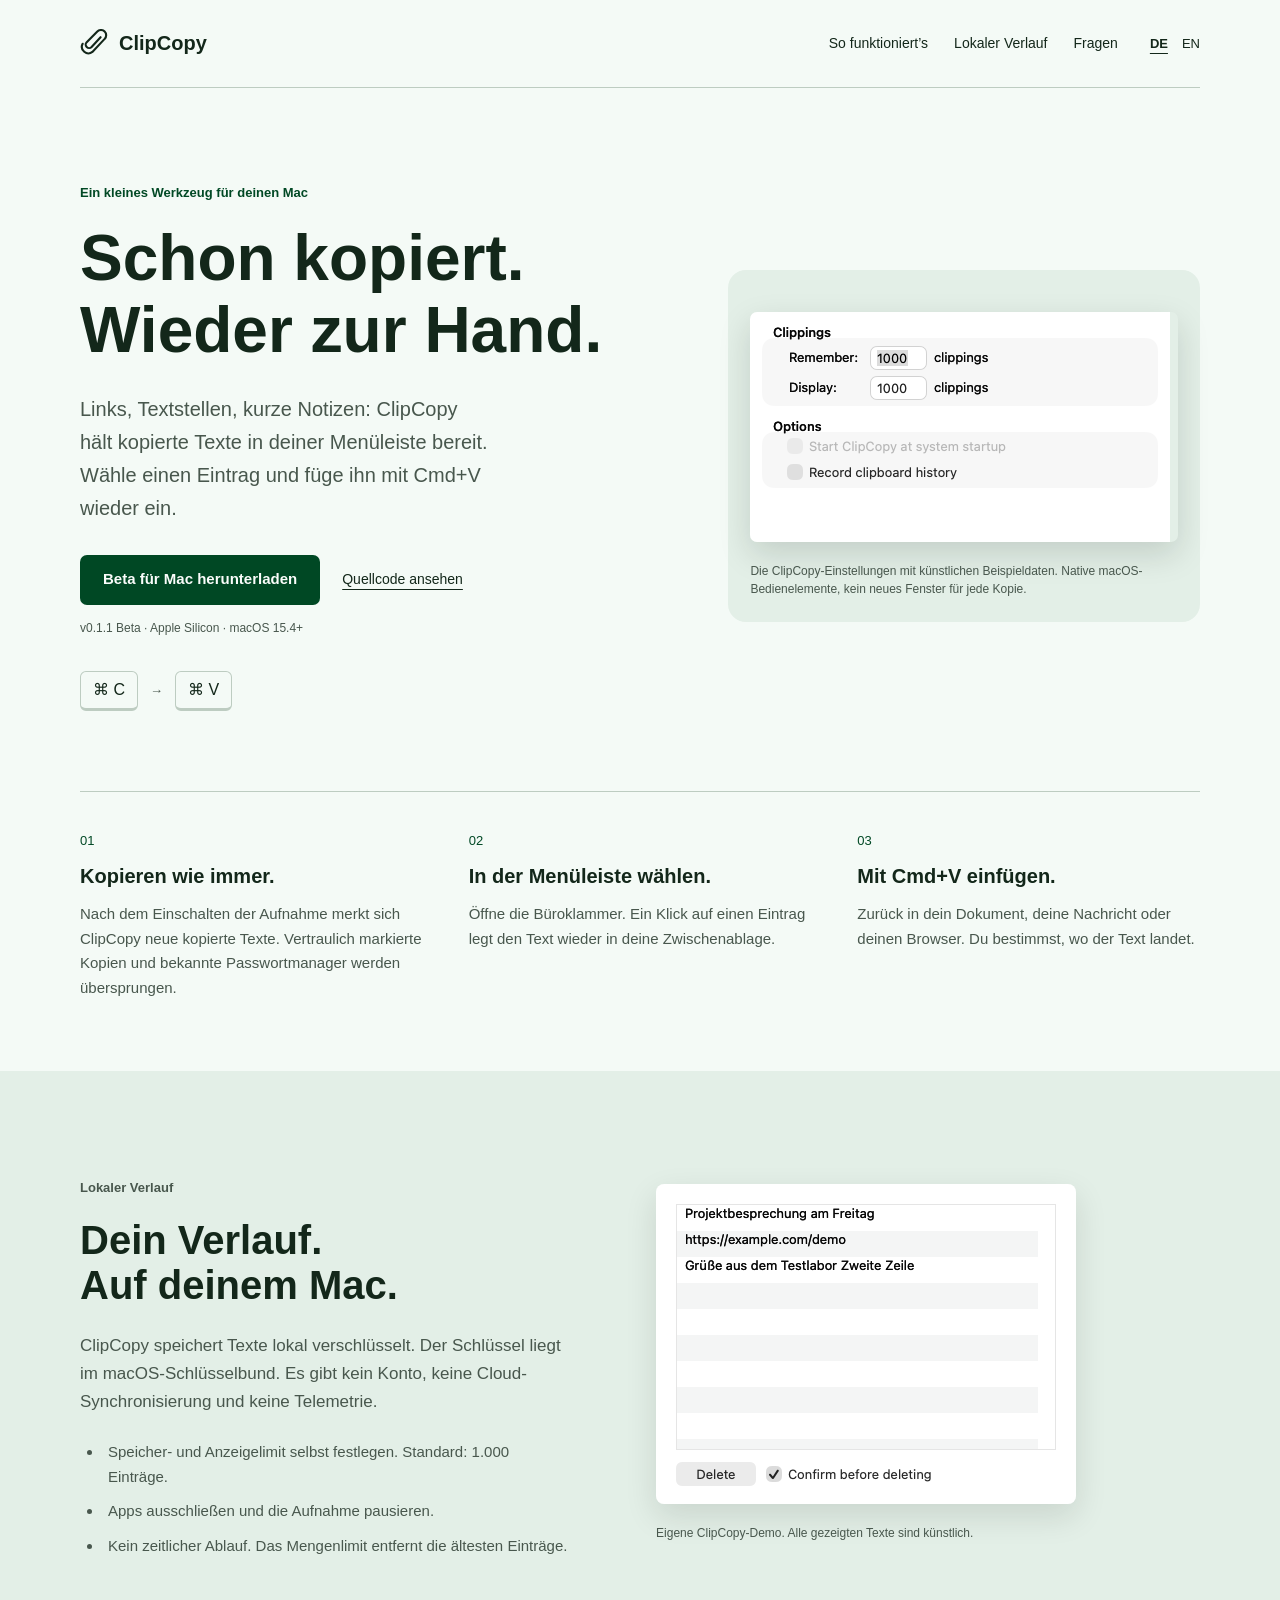
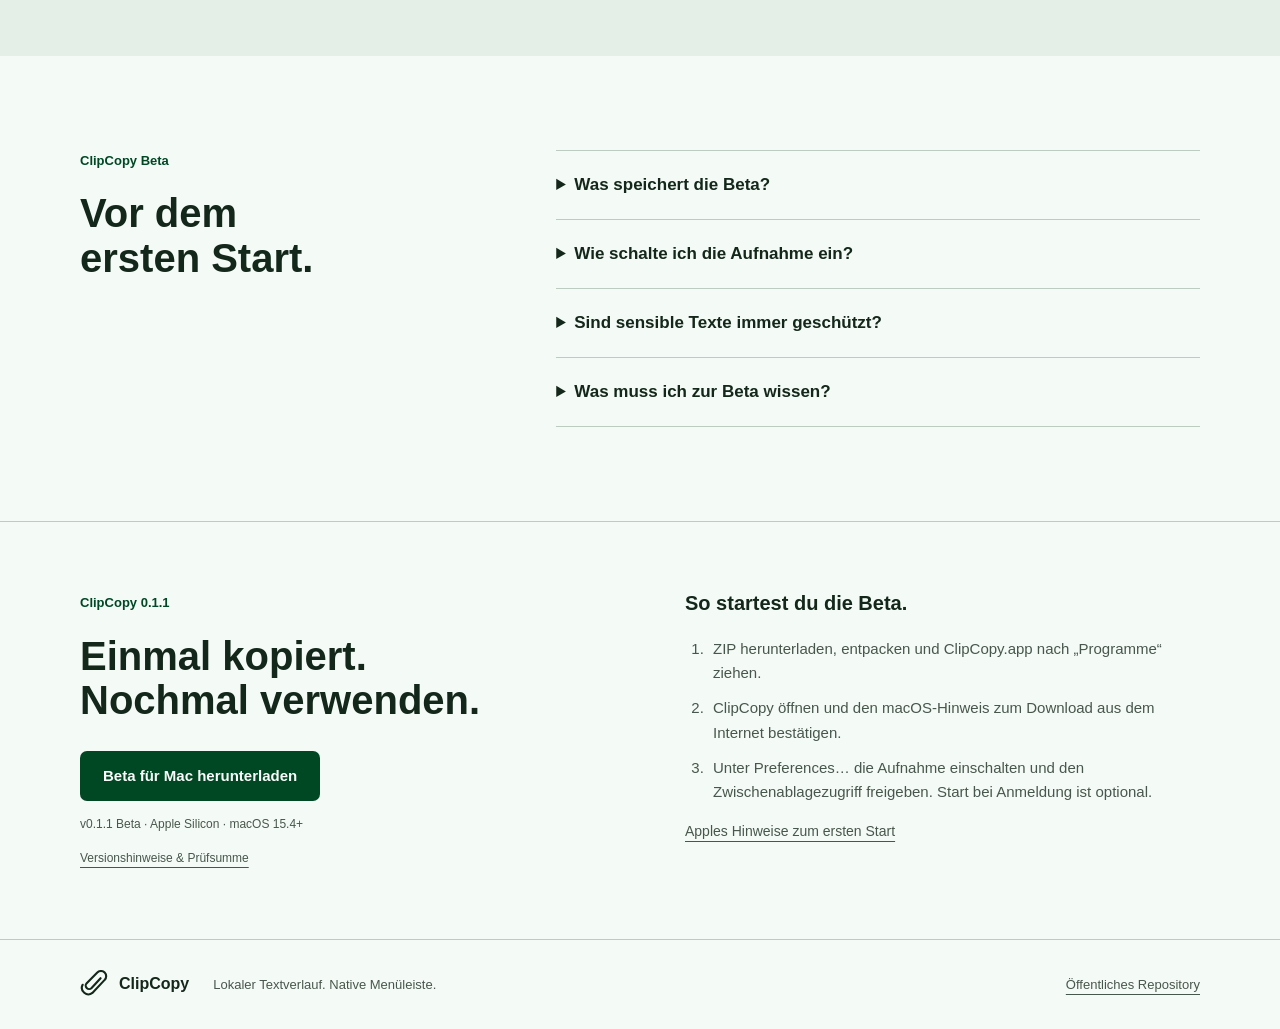
<file: docs/index.html>
<!doctype html>
<html lang="de"><head><meta charset="UTF-8"><meta name="viewport" content="width=device-width, initial-scale=1"><title>ClipCopy für Mac: Kopiertes wiederfinden</title><meta name="description" content="Kopierte Texte aus der Menüleiste wiederverwenden. ClipCopy speichert deinen Verlauf lokal verschlüsselt. Kostenlose Beta für Apple Silicon."><meta name="theme-color" content="#f4faf6"><meta property="og:title" content="ClipCopy für Mac: Kopiertes wiederfinden"><meta property="og:description" content="Kopierte Texte aus der Menüleiste wiederverwenden. ClipCopy speichert deinen Verlauf lokal verschlüsselt. Kostenlose Beta für Apple Silicon."><meta property="og:type" content="website"><meta property="og:url" content="https://clipcopy.pages.dev/"><meta property="og:image" content="https://clipcopy.pages.dev/assets/general-light.png"><meta name="twitter:card" content="summary_large_image"><link rel="canonical" href="https://clipcopy.pages.dev/"><link rel="alternate" hreflang="de" href="https://clipcopy.pages.dev/"><link rel="alternate" hreflang="en" href="https://clipcopy.pages.dev/en/"><link rel="alternate" hreflang="x-default" href="https://clipcopy.pages.dev/"><link rel="icon" href="./favicon.ico" type="image/x-icon"><link rel="icon" href="./favicon.png" type="image/png"><link rel="apple-touch-icon" href="./apple-touch-icon.png"><link rel="stylesheet" href="./styles.css"></head>
<body><a class="skip" href="#main">Zum Inhalt</a><header class="shell"><a class="brand" href="./"><svg viewBox="0 0 32 32" fill="none" aria-hidden="true"><path d="m23 9-11 12a4 4 0 0 1-6-6L19 2a6 6 0 0 1 9 9L13 27a8 8 0 0 1-12-10" transform="translate(2 1) scale(.9)" stroke="currentColor" stroke-width="2.6" stroke-linecap="round"/></svg>ClipCopy</a><nav aria-label="Navigation"><a href="#workflow">So funktioniert’s</a><a href="#local">Lokaler Verlauf</a><a href="#questions">Fragen</a></nav><div class="languages" aria-label="Language"><a href="./" lang="de" hreflang="de" aria-current=page>DE</a><a href="./en/" lang="en" hreflang="en" >EN</a></div></header>
<main id="main"><section class="hero shell"><div><p class="kicker">Ein kleines Werkzeug für deinen Mac</p><h1>Schon kopiert.<br>Wieder zur Hand.</h1><p class="lead">Links, Textstellen, kurze Notizen: ClipCopy hält kopierte Texte in deiner Menüleiste bereit. Wähle einen Eintrag und füge ihn mit Cmd+V wieder ein.</p><div class="actions"><a class="button" href="https://github.com/MediaPublishing/clipcopy-app/releases/download/v0.1.1/ClipCopy-0.1.1-arm64.zip">Beta für Mac herunterladen</a><a class="minor" href="https://github.com/MediaPublishing/clipcopy-app">Quellcode ansehen</a></div><p class="compat">v0.1.1 Beta · Apple Silicon · macOS 15.4+</p><div class="keys" aria-hidden="true"><kbd>⌘ C</kbd><span>→</span><kbd>⌘ V</kbd></div></div><figure class="hero-visual"><picture><source media="(prefers-color-scheme: dark)" srcset="./assets/general-dark.png"><img src="./assets/general-light.png" alt="ClipCopy General-Einstellungen: Speicherlimit, Anzeigelimit und Aufnahme" width="420" height="230" loading="eager"></picture><figcaption>Die ClipCopy-Einstellungen mit künstlichen Beispieldaten. Native macOS-Bedienelemente, kein neues Fenster für jede Kopie.</figcaption></figure></section>
<section class="workflow shell" id="workflow" aria-label="So funktioniert’s"><ol class="steps"><li><span class="number">01</span><h3>Kopieren wie immer.</h3><p>Nach dem Einschalten der Aufnahme merkt sich ClipCopy neue kopierte Texte. Vertraulich markierte Kopien und bekannte Passwortmanager werden übersprungen.</p></li><li><span class="number">02</span><h3>In der Menüleiste wählen.</h3><p>Öffne die Büroklammer. Ein Klick auf einen Eintrag legt den Text wieder in deine Zwischenablage.</p></li><li><span class="number">03</span><h3>Mit Cmd+V einfügen.</h3><p>Zurück in dein Dokument, deine Nachricht oder deinen Browser. Du bestimmst, wo der Text landet.</p></li></ol></section>
<section class="local" id="local"><div class="shell local-grid"><div><p class="kicker">Lokaler Verlauf</p><h2>Dein Verlauf.<br>Auf deinem Mac.</h2><p>ClipCopy speichert Texte lokal verschlüsselt. Der Schlüssel liegt im macOS-Schlüsselbund. Es gibt kein Konto, keine Cloud-Synchronisierung und keine Telemetrie.</p><ul><li>Speicher- und Anzeigelimit selbst festlegen. Standard: 1.000 Einträge.</li><li>Apps ausschließen und die Aufnahme pausieren.</li><li>Kein zeitlicher Ablauf. Das Mengenlimit entfernt die ältesten Einträge.</li></ul></div><figure><picture><source media="(prefers-color-scheme: dark)" srcset="./assets/clips-dark.png"><img src="./assets/clips-light.png" alt="ClipCopy-Verwaltung mit drei künstlichen Texteinträgen" width="420" height="320" loading="lazy"></picture><figcaption>Eigene ClipCopy-Demo. Alle gezeigten Texte sind künstlich.</figcaption></figure></div></section>
<section class="faq shell" id="questions"><div><p class="kicker">ClipCopy Beta</p><h2>Vor dem ersten Start.</h2></div><div class="faq-list"><details><summary>Was speichert die Beta?</summary><p>Text aus der Zwischenablage. Rich Text wird als Klartext übernommen, wenn die Quelle eine Textdarstellung anbietet. Bilder, Dateien, Cloud-Sync, automatisches Einfügen und ein globaler Tastaturkurzbefehl sind nicht enthalten.</p></details><details><summary>Wie schalte ich die Aufnahme ein?</summary><p>Öffne Preferences… → General und aktiviere Record clipboard history. Erlaube den Zwischenablagezugriff in macOS, falls danach gefragt wird. Wähle bei Bedarf die dauerhafte Freigabe unter Systemeinstellungen → Datenschutz & Sicherheit → Zwischenablage und schalte die Aufnahme erneut ein. Erst die nächste neue Kopie wird erfasst. Beende andere Zwischenablage-Apps vor dem Einschalten der Aufnahme.</p></details><details><summary>Sind sensible Texte immer geschützt?</summary><p>Bekannte Passwortmanager und vertraulich markierte Kopien werden übersprungen. ClipCopy kann nicht jeden sensiblen Text erkennen. Pausiere die Aufnahme oder schließe die jeweilige App aus, wenn du dort vertrauliche Texte kopierst.</p></details><details><summary>Was muss ich zur Beta wissen?</summary><p>Apple Silicon und macOS 15.4 oder neuer. Version 0.1.1 ist mit einer Apple Developer ID signiert und von Apple notarisiert. Updates installierst du manuell. Bei Verlust des lokalen Schlüsselbundschlüssels ist der Verlauf nicht automatisch wiederherstellbar.</p></details></div></section>
<section class="download" id="download"><div class="shell download-grid"><div><p class="kicker">ClipCopy 0.1.1</p><h2>Einmal kopiert.<br>Nochmal verwenden.</h2><a class="button" href="https://github.com/MediaPublishing/clipcopy-app/releases/download/v0.1.1/ClipCopy-0.1.1-arm64.zip">Beta für Mac herunterladen</a><p class="compat">v0.1.1 Beta · Apple Silicon · macOS 15.4+</p><p class="compat"><a href="https://github.com/MediaPublishing/clipcopy-app/releases/tag/v0.1.1">Versionshinweise & Prüfsumme</a></p></div><div class="install"><h3>So startest du die Beta.</h3><ol><li>ZIP herunterladen, entpacken und ClipCopy.app nach „Programme“ ziehen.</li><li>ClipCopy öffnen und den macOS-Hinweis zum Download aus dem Internet bestätigen.</li><li>Unter Preferences… die Aufnahme einschalten und den Zwischenablagezugriff freigeben. Start bei Anmeldung ist optional.</li></ol><p><a href="https://support.apple.com/102445">Apples Hinweise zum ersten Start</a></p></div></div></section></main>
<footer class="shell"><a class="brand" href="./"><svg viewBox="0 0 32 32" fill="none" aria-hidden="true"><path d="m23 9-11 12a4 4 0 0 1-6-6L19 2a6 6 0 0 1 9 9L13 27a8 8 0 0 1-12-10" transform="translate(2 1) scale(.9)" stroke="currentColor" stroke-width="2.6" stroke-linecap="round"/></svg>ClipCopy</a><p>Lokaler Textverlauf. Native Menüleiste.</p><a href="https://github.com/MediaPublishing/clipcopy-app">Öffentliches Repository</a></footer></body></html>
</file>
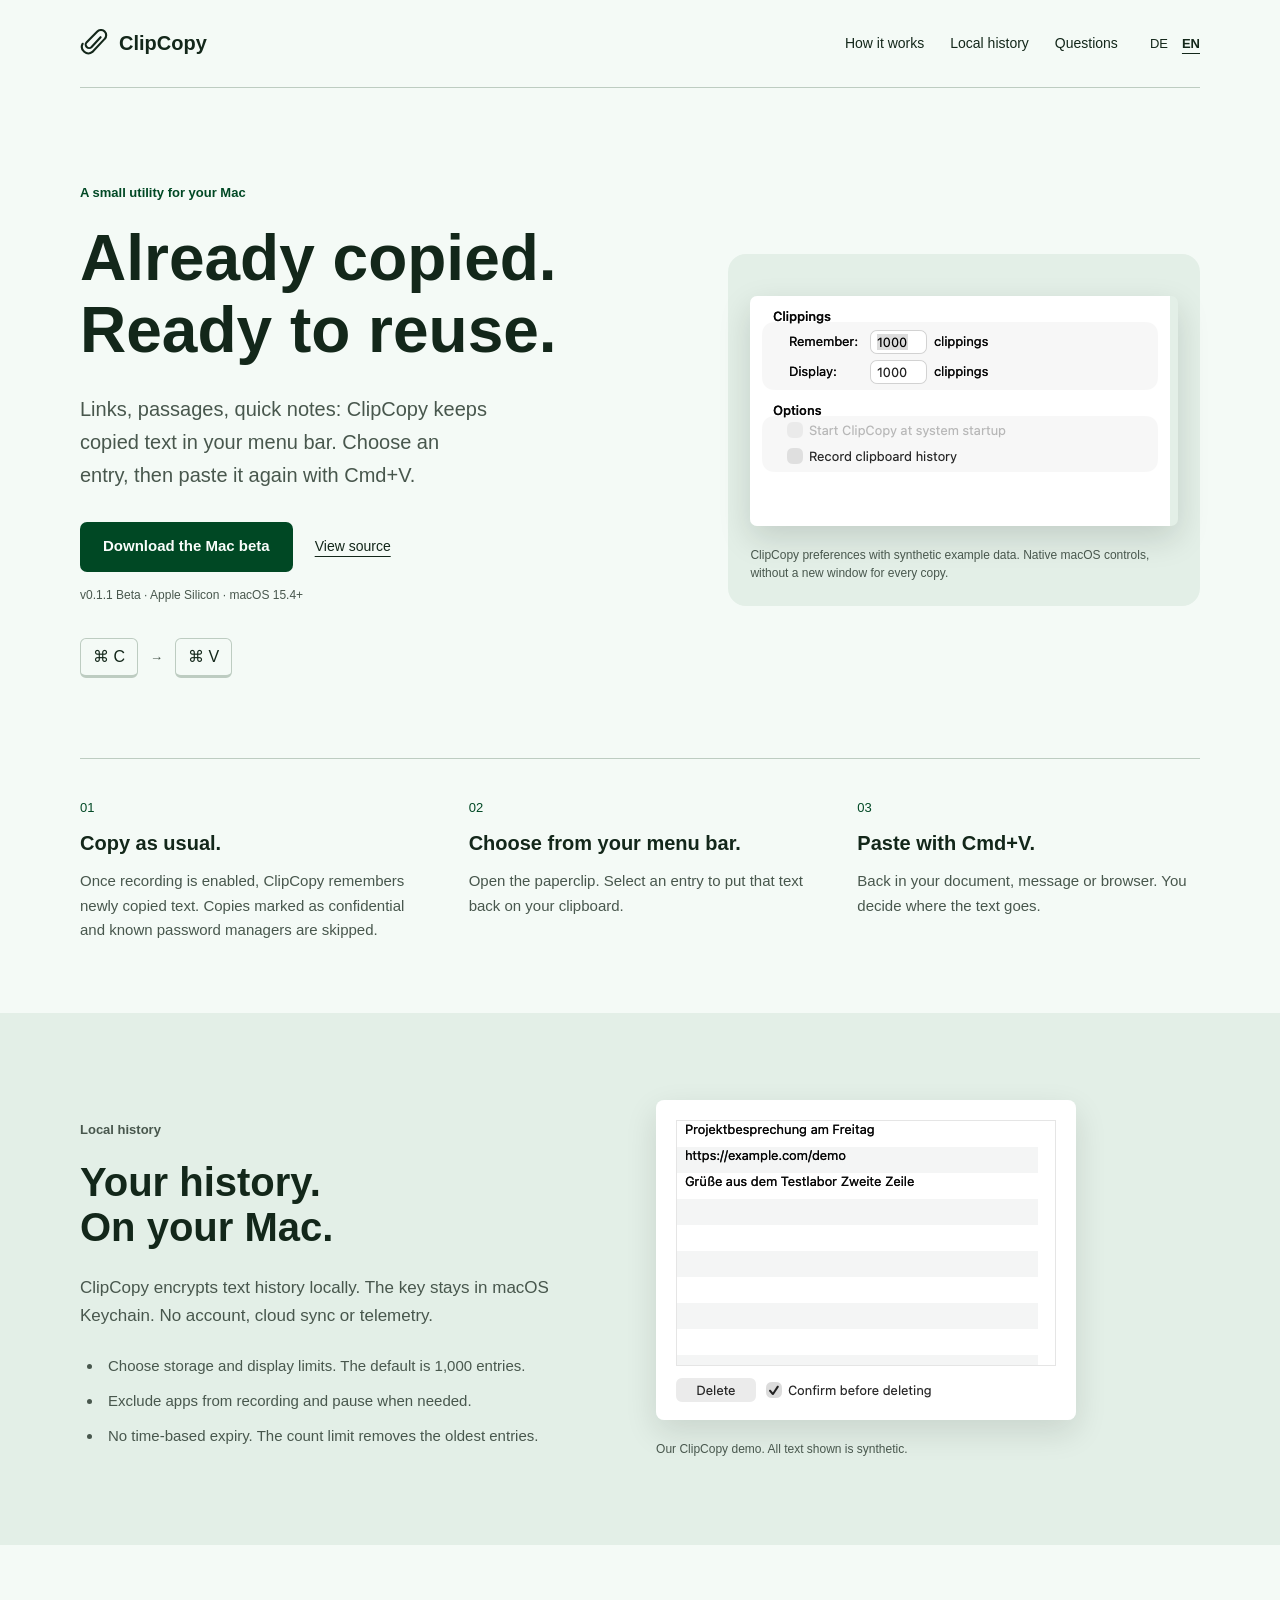
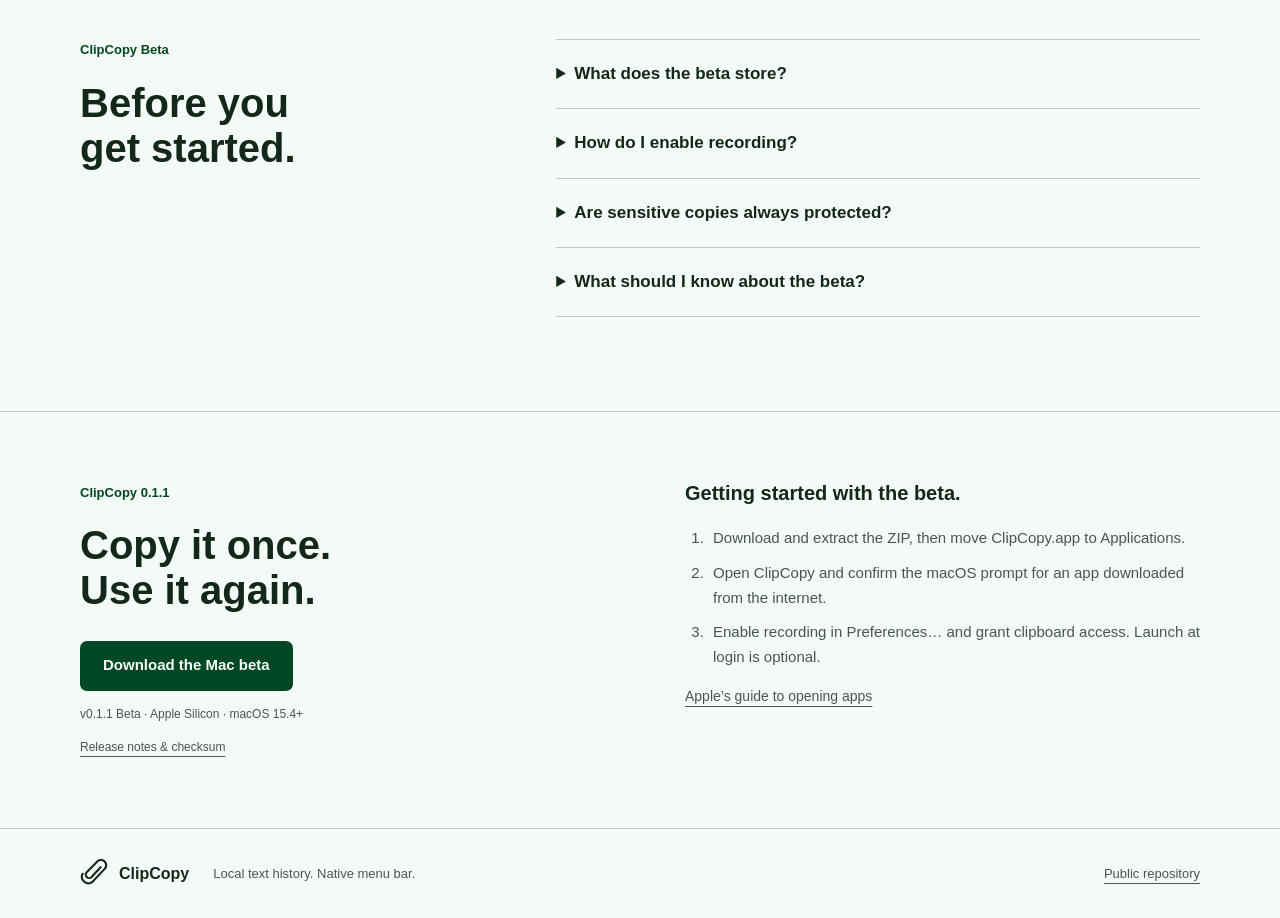
<file: docs/en/index.html>
<!doctype html>
<html lang="en"><head><meta charset="UTF-8"><meta name="viewport" content="width=device-width, initial-scale=1"><title>ClipCopy for Mac: find what you copied</title><meta name="description" content="Reuse copied text from your Mac menu bar. ClipCopy keeps an encrypted local history. Free Apple Silicon beta."><meta name="theme-color" content="#f4faf6"><meta property="og:title" content="ClipCopy for Mac: find what you copied"><meta property="og:description" content="Reuse copied text from your Mac menu bar. ClipCopy keeps an encrypted local history. Free Apple Silicon beta."><meta property="og:type" content="website"><meta property="og:url" content="https://clipcopy.pages.dev/en/"><meta property="og:image" content="https://clipcopy.pages.dev/assets/general-light.png"><meta name="twitter:card" content="summary_large_image"><link rel="canonical" href="https://clipcopy.pages.dev/en/"><link rel="alternate" hreflang="de" href="https://clipcopy.pages.dev/"><link rel="alternate" hreflang="en" href="https://clipcopy.pages.dev/en/"><link rel="alternate" hreflang="x-default" href="https://clipcopy.pages.dev/"><link rel="icon" href="../favicon.ico" type="image/x-icon"><link rel="icon" href="../favicon.png" type="image/png"><link rel="apple-touch-icon" href="../apple-touch-icon.png"><link rel="stylesheet" href="../styles.css"></head>
<body><a class="skip" href="#main">Skip to content</a><header class="shell"><a class="brand" href="../"><svg viewBox="0 0 32 32" fill="none" aria-hidden="true"><path d="m23 9-11 12a4 4 0 0 1-6-6L19 2a6 6 0 0 1 9 9L13 27a8 8 0 0 1-12-10" transform="translate(2 1) scale(.9)" stroke="currentColor" stroke-width="2.6" stroke-linecap="round"/></svg>ClipCopy</a><nav aria-label="Navigation"><a href="#workflow">How it works</a><a href="#local">Local history</a><a href="#questions">Questions</a></nav><div class="languages" aria-label="Language"><a href="../" lang="de" hreflang="de" >DE</a><a href="../en/" lang="en" hreflang="en" aria-current=page>EN</a></div></header>
<main id="main"><section class="hero shell"><div><p class="kicker">A small utility for your Mac</p><h1>Already copied.<br>Ready to reuse.</h1><p class="lead">Links, passages, quick notes: ClipCopy keeps copied text in your menu bar. Choose an entry, then paste it again with Cmd+V.</p><div class="actions"><a class="button" href="https://github.com/MediaPublishing/clipcopy-app/releases/download/v0.1.1/ClipCopy-0.1.1-arm64.zip">Download the Mac beta</a><a class="minor" href="https://github.com/MediaPublishing/clipcopy-app">View source</a></div><p class="compat">v0.1.1 Beta · Apple Silicon · macOS 15.4+</p><div class="keys" aria-hidden="true"><kbd>⌘ C</kbd><span>→</span><kbd>⌘ V</kbd></div></div><figure class="hero-visual"><picture><source media="(prefers-color-scheme: dark)" srcset="../assets/general-dark.png"><img src="../assets/general-light.png" alt="ClipCopy General preferences: history limit, display limit and recording" width="420" height="230" loading="eager"></picture><figcaption>ClipCopy preferences with synthetic example data. Native macOS controls, without a new window for every copy.</figcaption></figure></section>
<section class="workflow shell" id="workflow" aria-label="How it works"><ol class="steps"><li><span class="number">01</span><h3>Copy as usual.</h3><p>Once recording is enabled, ClipCopy remembers newly copied text. Copies marked as confidential and known password managers are skipped.</p></li><li><span class="number">02</span><h3>Choose from your menu bar.</h3><p>Open the paperclip. Select an entry to put that text back on your clipboard.</p></li><li><span class="number">03</span><h3>Paste with Cmd+V.</h3><p>Back in your document, message or browser. You decide where the text goes.</p></li></ol></section>
<section class="local" id="local"><div class="shell local-grid"><div><p class="kicker">Local history</p><h2>Your history.<br>On your Mac.</h2><p>ClipCopy encrypts text history locally. The key stays in macOS Keychain. No account, cloud sync or telemetry.</p><ul><li>Choose storage and display limits. The default is 1,000 entries.</li><li>Exclude apps from recording and pause when needed.</li><li>No time-based expiry. The count limit removes the oldest entries.</li></ul></div><figure><picture><source media="(prefers-color-scheme: dark)" srcset="../assets/clips-dark.png"><img src="../assets/clips-light.png" alt="ClipCopy history management with three synthetic text entries" width="420" height="320" loading="lazy"></picture><figcaption>Our ClipCopy demo. All text shown is synthetic.</figcaption></figure></div></section>
<section class="faq shell" id="questions"><div><p class="kicker">ClipCopy Beta</p><h2>Before you get started.</h2></div><div class="faq-list"><details><summary>What does the beta store?</summary><p>Text from the clipboard. Rich text is captured as plain text when the source offers a text representation. Images, files, cloud sync, automatic pasting and a global keyboard shortcut are not included.</p></details><details><summary>How do I enable recording?</summary><p>Open Preferences… → General and enable Record clipboard history. Allow clipboard access in macOS if prompted. If needed, choose persistent clipboard access under System Settings → Privacy & Security → Clipboard, then enable recording again. Recording begins with your next new copy. Quit other clipboard apps before enabling recording.</p></details><details><summary>Are sensitive copies always protected?</summary><p>Known password managers and copies marked as confidential are skipped. ClipCopy cannot detect every sensitive text. Pause recording or exclude an app before copying confidential information there.</p></details><details><summary>What should I know about the beta?</summary><p>Apple Silicon and macOS 15.4 or newer. Version 0.1.1 is Developer ID signed and notarized by Apple. Updates are manual. A lost local Keychain key cannot be automatically recovered.</p></details></div></section>
<section class="download" id="download"><div class="shell download-grid"><div><p class="kicker">ClipCopy 0.1.1</p><h2>Copy it once.<br>Use it again.</h2><a class="button" href="https://github.com/MediaPublishing/clipcopy-app/releases/download/v0.1.1/ClipCopy-0.1.1-arm64.zip">Download the Mac beta</a><p class="compat">v0.1.1 Beta · Apple Silicon · macOS 15.4+</p><p class="compat"><a href="https://github.com/MediaPublishing/clipcopy-app/releases/tag/v0.1.1">Release notes & checksum</a></p></div><div class="install"><h3>Getting started with the beta.</h3><ol><li>Download and extract the ZIP, then move ClipCopy.app to Applications.</li><li>Open ClipCopy and confirm the macOS prompt for an app downloaded from the internet.</li><li>Enable recording in Preferences… and grant clipboard access. Launch at login is optional.</li></ol><p><a href="https://support.apple.com/102445">Apple’s guide to opening apps</a></p></div></div></section></main>
<footer class="shell"><a class="brand" href="../"><svg viewBox="0 0 32 32" fill="none" aria-hidden="true"><path d="m23 9-11 12a4 4 0 0 1-6-6L19 2a6 6 0 0 1 9 9L13 27a8 8 0 0 1-12-10" transform="translate(2 1) scale(.9)" stroke="currentColor" stroke-width="2.6" stroke-linecap="round"/></svg>ClipCopy</a><p>Local text history. Native menu bar.</p><a href="https://github.com/MediaPublishing/clipcopy-app">Public repository</a></footer></body></html>
</file>
<file: docs/styles.css>
@charset "UTF-8";
:root{color-scheme:light dark;--paper:oklch(98% .008 155);--panel:oklch(94% .016 155);--ink:oklch(25% .035 155);--muted:oklch(44% .025 155);--line:oklch(83% .022 155);--accent:oklch(35% .09 155);--button-text:oklch(99% .004 155);font-family:-apple-system,BlinkMacSystemFont,"Segoe UI",sans-serif}
@media(prefers-color-scheme:dark){:root{--paper:oklch(18% .014 155);--panel:oklch(23% .019 155);--ink:oklch(94% .01 155);--muted:oklch(76% .022 155);--line:oklch(38% .028 155);--accent:oklch(82% .10 155);--button-text:oklch(20% .025 155)}}
*{box-sizing:border-box}body{margin:0;background:var(--paper);color:var(--ink);font-size:17px;line-height:1.65;-webkit-font-smoothing:antialiased}a{color:inherit;text-underline-offset:5px}img{display:block;max-width:100%;height:auto}p,h1,h2,h3,figure{margin:0}p{max-width:70ch}h1,h2,h3{line-height:1.12;text-wrap:balance}h1{font-size:64px;font-weight:650;max-width:none}h2{font-size:40px;font-weight:620;max-width:18ch}h3{font-size:20px}ul,ol{padding-left:23px}li{padding-left:5px;margin-block:10px}.shell{width:min(1120px,calc(100% - 64px));margin-inline:auto}header{display:flex;align-items:center;gap:32px;min-height:88px;border-bottom:1px solid var(--line)}.brand{display:inline-flex;align-items:center;gap:10px;font-size:20px;font-weight:700;text-decoration:none}.brand svg{width:29px;height:29px}nav{display:flex;gap:26px;margin-left:auto;font-size:14px}nav a,.languages a{display:inline-flex;align-items:center;min-height:44px;text-decoration:none}.languages{display:flex;gap:14px;font-size:13px}.languages [aria-current]{text-decoration:underline;font-weight:700}.hero{display:grid;grid-template-columns:1.1fr .9fr;align-items:center;gap:72px;padding-block:94px 80px}.kicker{color:var(--accent);font-size:13px;font-weight:700;margin-bottom:20px}.lead{font-size:20px;color:var(--muted);margin-top:26px;max-width:37ch}.actions{display:flex;gap:22px;align-items:center;flex-wrap:wrap;margin-top:30px}.button{display:inline-flex;align-items:center;justify-content:center;background:var(--accent);color:var(--button-text);min-height:50px;padding:12px 23px;border-radius:7px;text-decoration:none;font-size:15px;font-weight:650}.minor{font-size:14px}.compat{font-size:12px;color:var(--muted);margin-top:14px}.keys{display:flex;align-items:center;gap:12px;color:var(--muted);margin-top:32px;font-size:13px}kbd{font-family:inherit;border:1px solid var(--line);border-bottom-width:3px;border-radius:6px;padding:5px 12px;background:var(--paper);color:var(--ink);font-size:16px}.hero-visual{background:var(--panel);border-radius:18px;padding:42px 22px 24px}.hero-visual picture{display:block;border-radius:7px;overflow:hidden;box-shadow:0 12px 32px oklch(20% .02 155 / .15)}figcaption{font-size:12px;color:var(--muted);line-height:1.5;margin-top:20px}.workflow{padding-block:38px 70px;border-top:1px solid var(--line)}.steps{display:grid;grid-template-columns:repeat(3,1fr);gap:46px;list-style:none;padding:0;margin:0}.steps li{margin:0;padding:0}.number{display:block;color:var(--accent);font-size:13px;margin-bottom:14px}.steps p{margin-top:14px;font-size:15px;color:var(--muted)}.local{background:var(--panel);padding-block:82px}.local-grid{display:grid;grid-template-columns:.95fr 1.05fr;gap:84px;align-items:center}.local p{color:var(--muted);margin-top:24px}.local ul{font-size:15px;color:var(--muted);margin-top:24px}.local figure img{border-radius:8px;box-shadow:0 12px 32px oklch(20% .02 155 / .12)}.faq{display:grid;grid-template-columns:.75fr 1.25fr;gap:90px;padding-block:94px}.faq-list details{border-top:1px solid var(--line);padding:20px 0}.faq-list details:last-child{border-bottom:1px solid var(--line)}summary{cursor:pointer;font-weight:600;min-height:28px;padding-right:16px}details p{margin-top:18px;font-size:15px;color:var(--muted)}.download{border-block:1px solid var(--line);padding-block:70px}.download-grid{display:grid;grid-template-columns:1fr 1fr;gap:90px}.install p{color:var(--muted);font-size:14px}.install ol{font-size:15px;color:var(--muted);margin-top:22px}.download .button{margin-top:28px}footer{padding-block:30px;display:flex;align-items:center;gap:24px;flex-wrap:wrap;font-size:13px;color:var(--muted)}footer .brand{font-size:16px;color:var(--ink)}footer>a:last-child{margin-left:auto}.skip{position:fixed;top:-80px;left:16px;padding:12px;background:var(--ink);color:var(--paper);z-index:2}.skip:focus{top:12px}:focus-visible{outline:3px solid var(--accent);outline-offset:5px}a:hover{opacity:.85}
@media(max-width:1050px){h1{font-size:52px}.hero{gap:40px}.local-grid{gap:44px}.faq,.download-grid{gap:50px}}@media(max-width:760px){.shell{width:calc(100% - 36px)}header{min-height:72px;gap:20px}nav{display:none}.languages{margin-left:auto}.hero{grid-template-columns:1fr;padding-block:52px;gap:40px}h1{font-size:43px;max-width:14ch}h2{font-size:32px}.lead{font-size:18px}.hero-visual{max-width:480px;width:100%;padding:28px 22px 20px}.steps{grid-template-columns:1fr;gap:28px}.steps li{border-top:1px solid var(--line);padding-top:20px}.workflow{padding-block:20px 50px}.local-grid,.faq,.download-grid{grid-template-columns:1fr;gap:36px}.local{padding-block:54px}.faq{padding-block:58px}.download{padding-block:54px}footer{gap:18px}footer>a:last-child{margin-left:0}.actions{gap:18px}}@media(prefers-reduced-motion:reduce){*{scroll-behavior:auto}}

.skip:not(:focus){clip-path:inset(50%);width:1px;height:1px;overflow:hidden;white-space:nowrap;padding:0}
</file>
